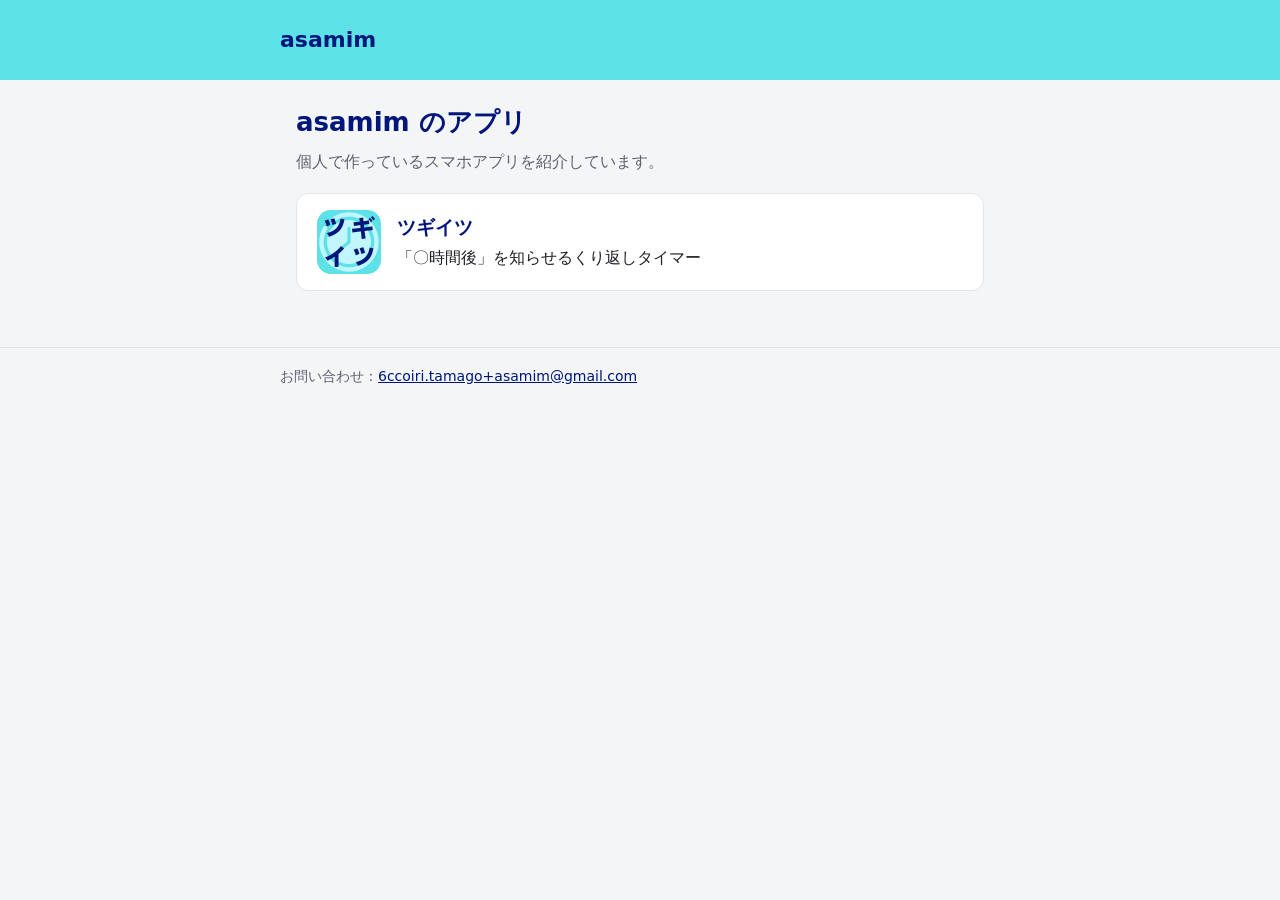
<file: index.html>
<!doctype html>
<html lang="ja">
<head>
  <meta charset="utf-8">
  <meta name="viewport" content="width=device-width, initial-scale=1">
  <title>asamim</title>
  <link rel="stylesheet" href="style.css">
</head>
<body>
  <header><div class="inner"><a href="./">asamim</a></div></header>
  <main>
    <h1>asamim のアプリ</h1>
    <p class="lead">個人で作っているスマホアプリを紹介しています。</p>

    <div class="card">
      <a class="app" href="tsugiitsu/">
        <img src="tsugiitsu/icon.png" alt="ツギイツのアイコン">
        <span>
          <strong>ツギイツ</strong><br>
          「〇時間後」を知らせるくり返しタイマー
        </span>
      </a>
    </div>
  </main>
  <footer><div class="inner">お問い合わせ：<a href="mailto:6ccoiri.tamago+asamim@gmail.com">6ccoiri.tamago+asamim@gmail.com</a></div></footer>
</body>
</html>
</file>
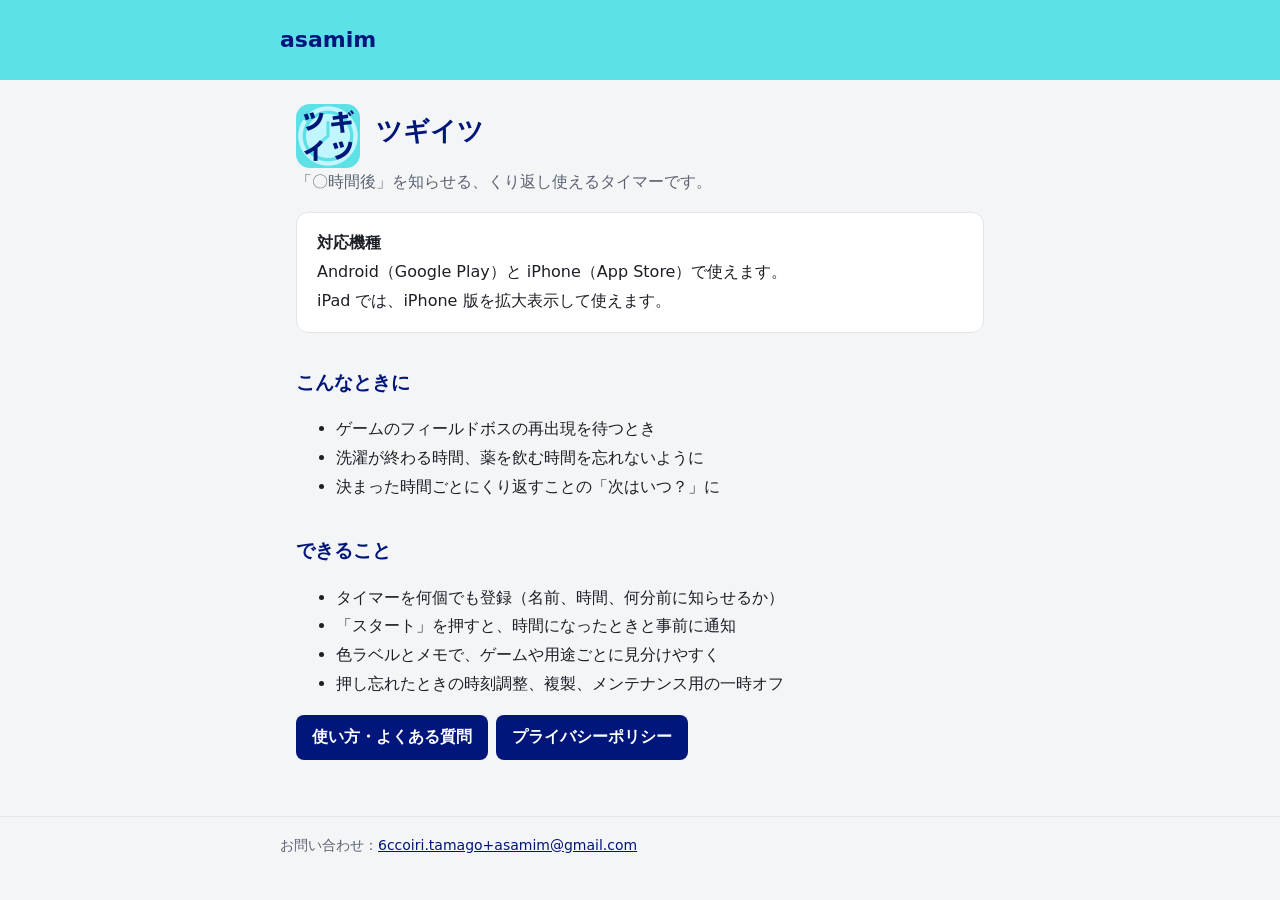
<file: tsugiitsu/index.html>
<!doctype html>
<html lang="ja">
<head>
  <meta charset="utf-8">
  <meta name="viewport" content="width=device-width, initial-scale=1">
  <title>ツギイツ</title>
  <link rel="stylesheet" href="../style.css">
</head>
<body>
  <header><div class="inner"><a href="../">asamim</a></div></header>
  <main>
    <div class="app">
      <img src="icon.png" alt="ツギイツのアイコン">
      <span><h1>ツギイツ</h1></span>
    </div>
    <p class="lead">「〇時間後」を知らせる、くり返し使えるタイマーです。</p>

    <div class="card">
      <strong>対応機種</strong><br>
      Android（Google Play）と iPhone（App Store）で使えます。<br>
      iPad では、iPhone 版を拡大表示して使えます。
    </div>

    <h2>こんなときに</h2>
    <ul>
      <li>ゲームのフィールドボスの再出現を待つとき</li>
      <li>洗濯が終わる時間、薬を飲む時間を忘れないように</li>
      <li>決まった時間ごとにくり返すことの「次はいつ？」に</li>
    </ul>

    <h2>できること</h2>
    <ul>
      <li>タイマーを何個でも登録（名前、時間、何分前に知らせるか）</li>
      <li>「スタート」を押すと、時間になったときと事前に通知</li>
      <li>色ラベルとメモで、ゲームや用途ごとに見分けやすく</li>
      <li>押し忘れたときの時刻調整、複製、メンテナンス用の一時オフ</li>
    </ul>

    <ul class="links">
      <li><a href="support.html">使い方・よくある質問</a></li>
      <li><a href="privacy.html">プライバシーポリシー</a></li>
    </ul>
  </main>
  <footer><div class="inner">お問い合わせ：<a href="mailto:6ccoiri.tamago+asamim@gmail.com">6ccoiri.tamago+asamim@gmail.com</a></div></footer>
</body>
</html>
</file>
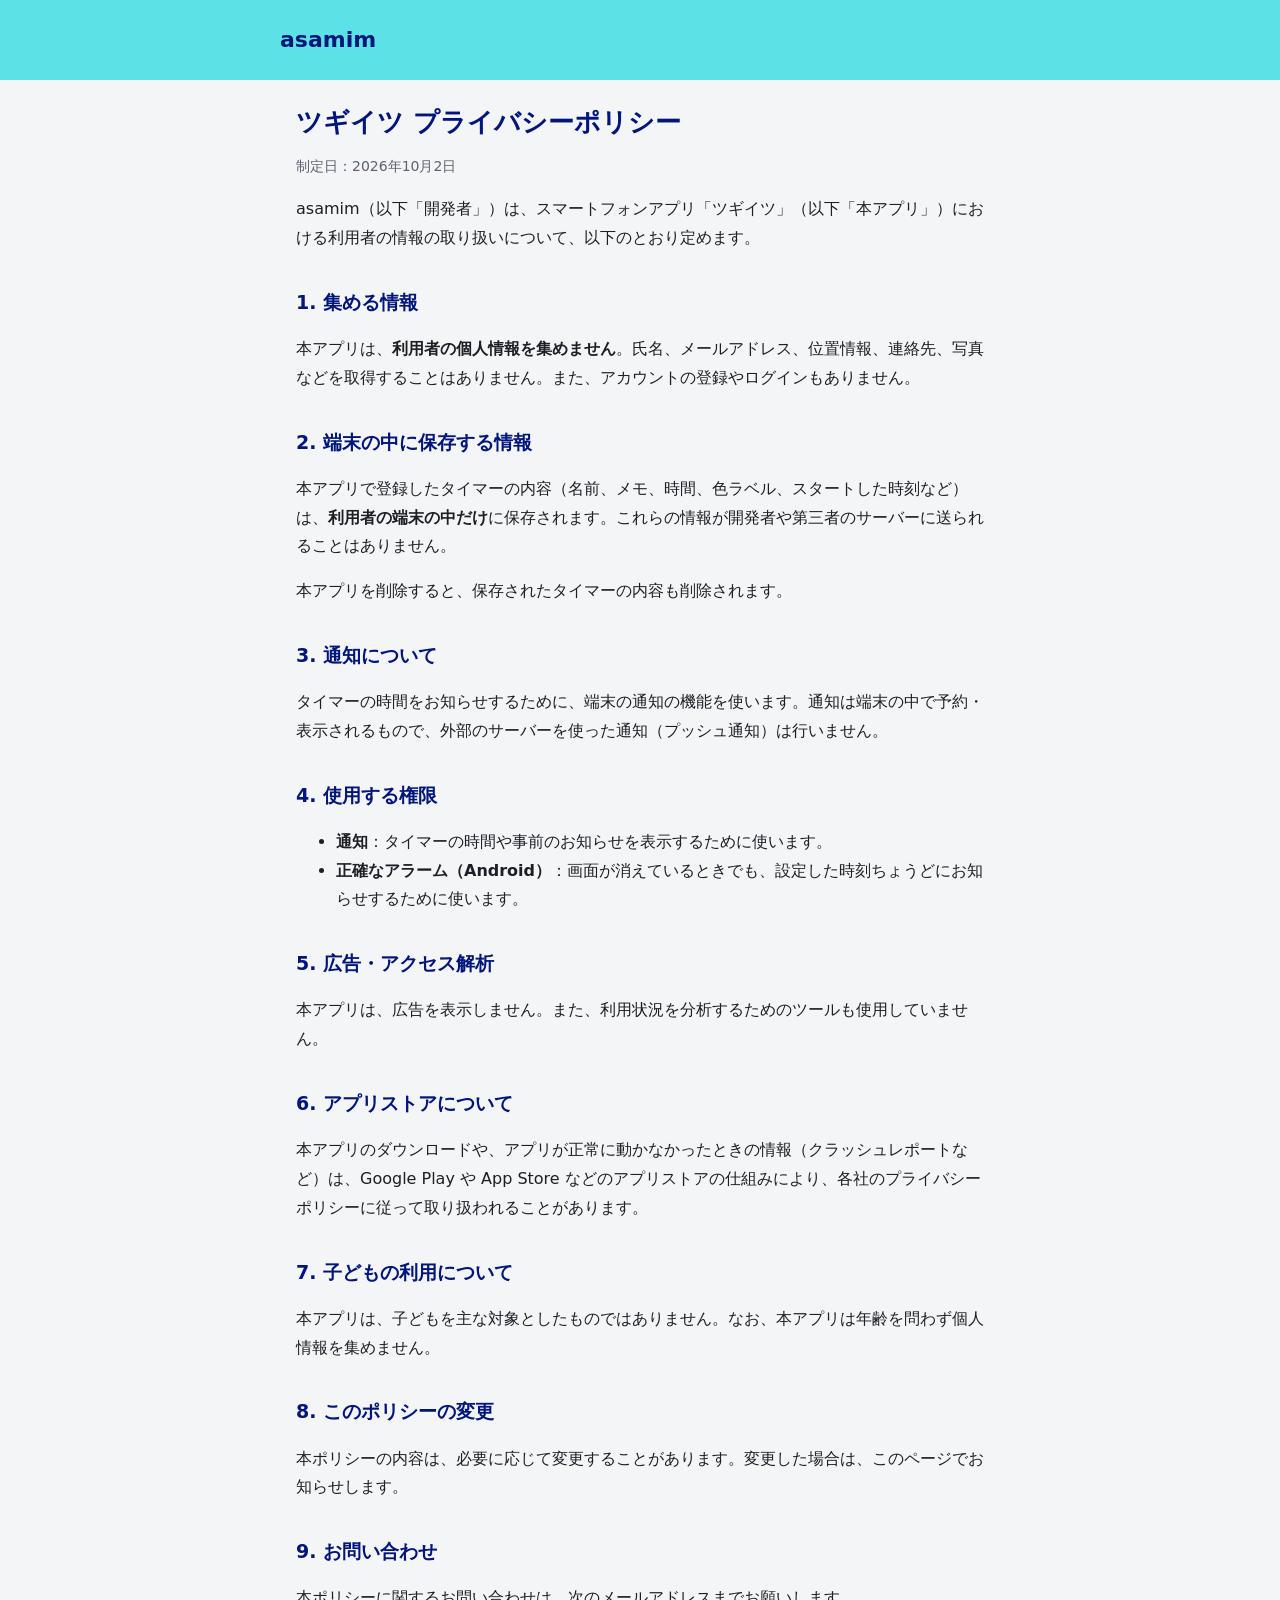
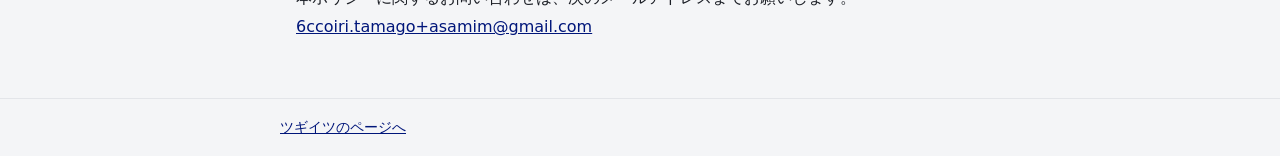
<file: tsugiitsu/privacy.html>
<!doctype html>
<html lang="ja">
<head>
  <meta charset="utf-8">
  <meta name="viewport" content="width=device-width, initial-scale=1">
  <title>ツギイツ プライバシーポリシー</title>
  <link rel="stylesheet" href="../style.css">
</head>
<body>
  <header><div class="inner"><a href="../">asamim</a></div></header>
  <main>
    <h1>ツギイツ プライバシーポリシー</h1>
    <p class="updated">制定日：2026年10月2日</p>

    <p>asamim（以下「開発者」）は、スマートフォンアプリ「ツギイツ」（以下「本アプリ」）における利用者の情報の取り扱いについて、以下のとおり定めます。</p>

    <h2>1. 集める情報</h2>
    <p>本アプリは、<strong>利用者の個人情報を集めません</strong>。氏名、メールアドレス、位置情報、連絡先、写真などを取得することはありません。また、アカウントの登録やログインもありません。</p>

    <h2>2. 端末の中に保存する情報</h2>
    <p>本アプリで登録したタイマーの内容（名前、メモ、時間、色ラベル、スタートした時刻など）は、<strong>利用者の端末の中だけ</strong>に保存されます。これらの情報が開発者や第三者のサーバーに送られることはありません。</p>
    <p>本アプリを削除すると、保存されたタイマーの内容も削除されます。</p>

    <h2>3. 通知について</h2>
    <p>タイマーの時間をお知らせするために、端末の通知の機能を使います。通知は端末の中で予約・表示されるもので、外部のサーバーを使った通知（プッシュ通知）は行いません。</p>

    <h2>4. 使用する権限</h2>
    <ul>
      <li><strong>通知</strong>：タイマーの時間や事前のお知らせを表示するために使います。</li>
      <li><strong>正確なアラーム（Android）</strong>：画面が消えているときでも、設定した時刻ちょうどにお知らせするために使います。</li>
    </ul>

    <h2>5. 広告・アクセス解析</h2>
    <p>本アプリは、広告を表示しません。また、利用状況を分析するためのツールも使用していません。</p>

    <h2>6. アプリストアについて</h2>
    <p>本アプリのダウンロードや、アプリが正常に動かなかったときの情報（クラッシュレポートなど）は、Google Play や App Store などのアプリストアの仕組みにより、各社のプライバシーポリシーに従って取り扱われることがあります。</p>

    <h2>7. 子どもの利用について</h2>
    <p>本アプリは、子どもを主な対象としたものではありません。なお、本アプリは年齢を問わず個人情報を集めません。</p>

    <h2>8. このポリシーの変更</h2>
    <p>本ポリシーの内容は、必要に応じて変更することがあります。変更した場合は、このページでお知らせします。</p>

    <h2>9. お問い合わせ</h2>
    <p>本ポリシーに関するお問い合わせは、次のメールアドレスまでお願いします。<br>
      <a href="mailto:6ccoiri.tamago+asamim@gmail.com">6ccoiri.tamago+asamim@gmail.com</a></p>
  </main>
  <footer><div class="inner"><a href="./">ツギイツのページへ</a></div></footer>
</body>
</html>
</file>
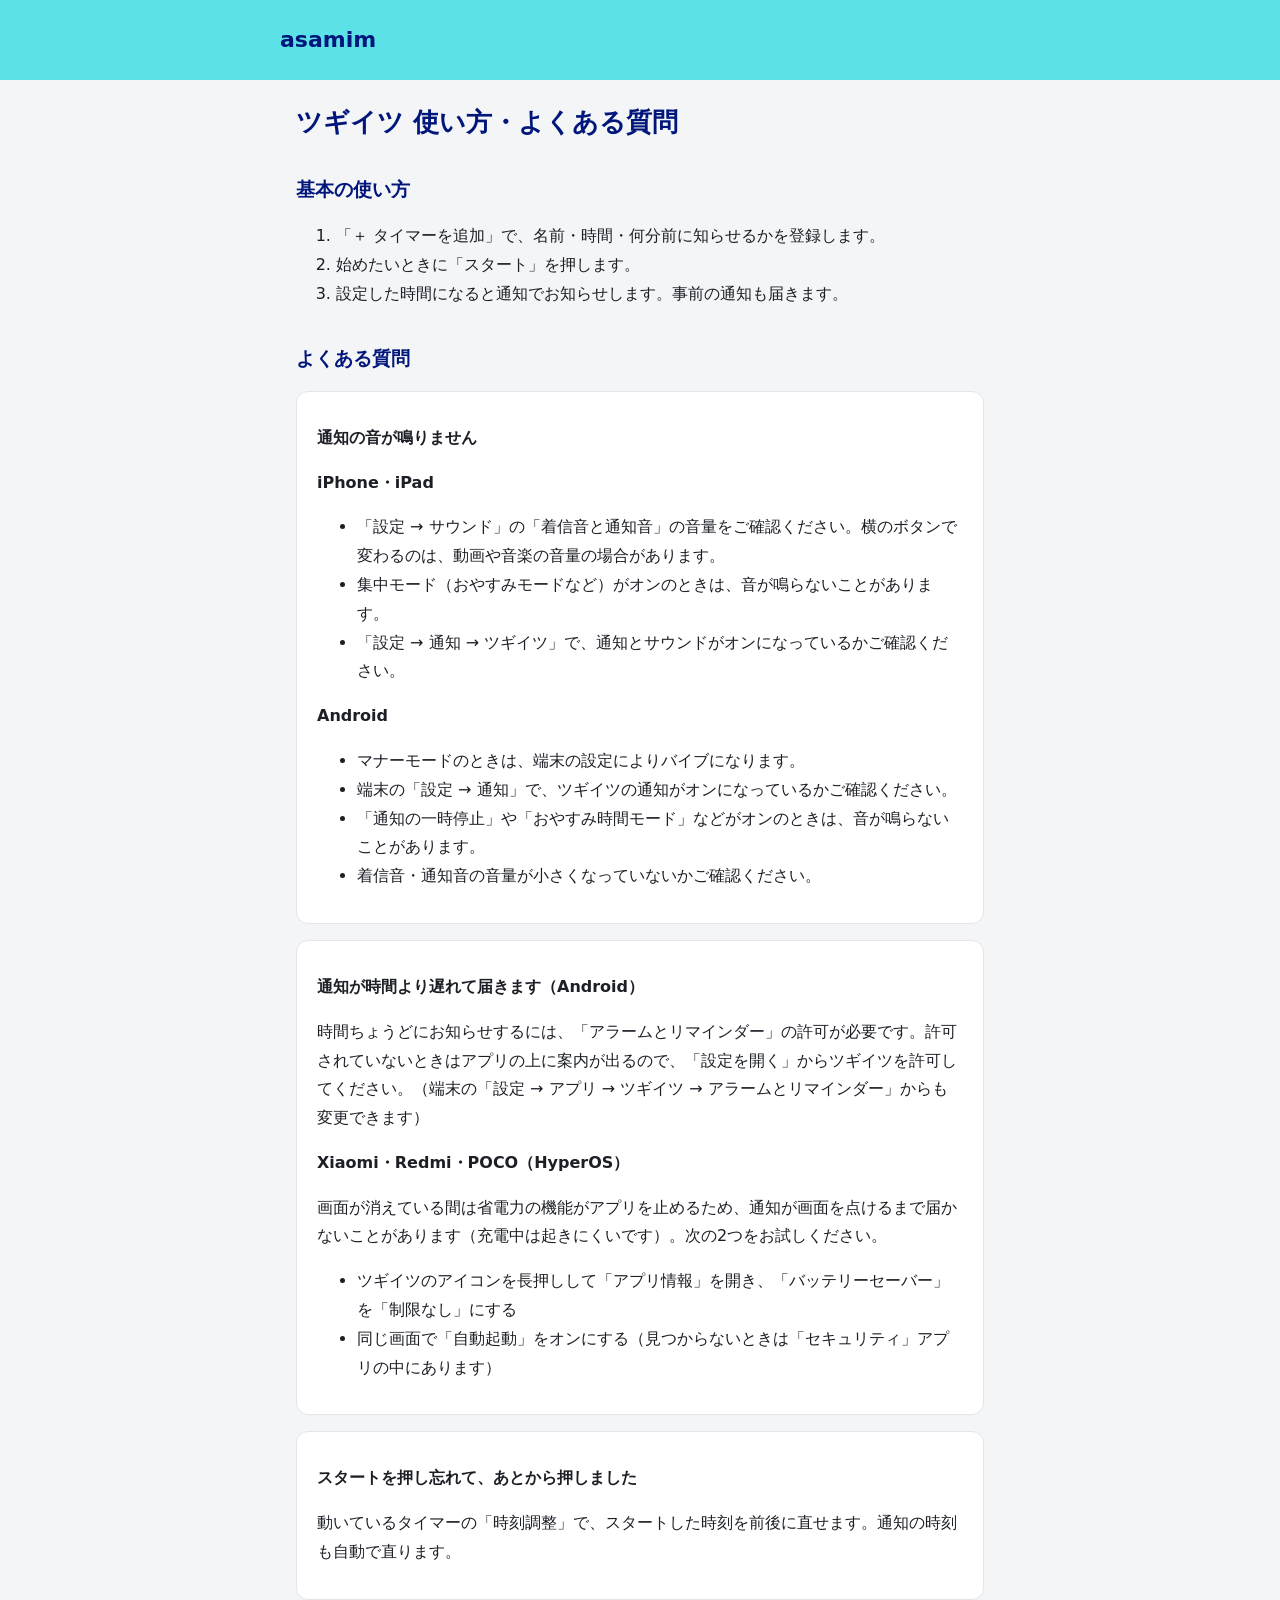
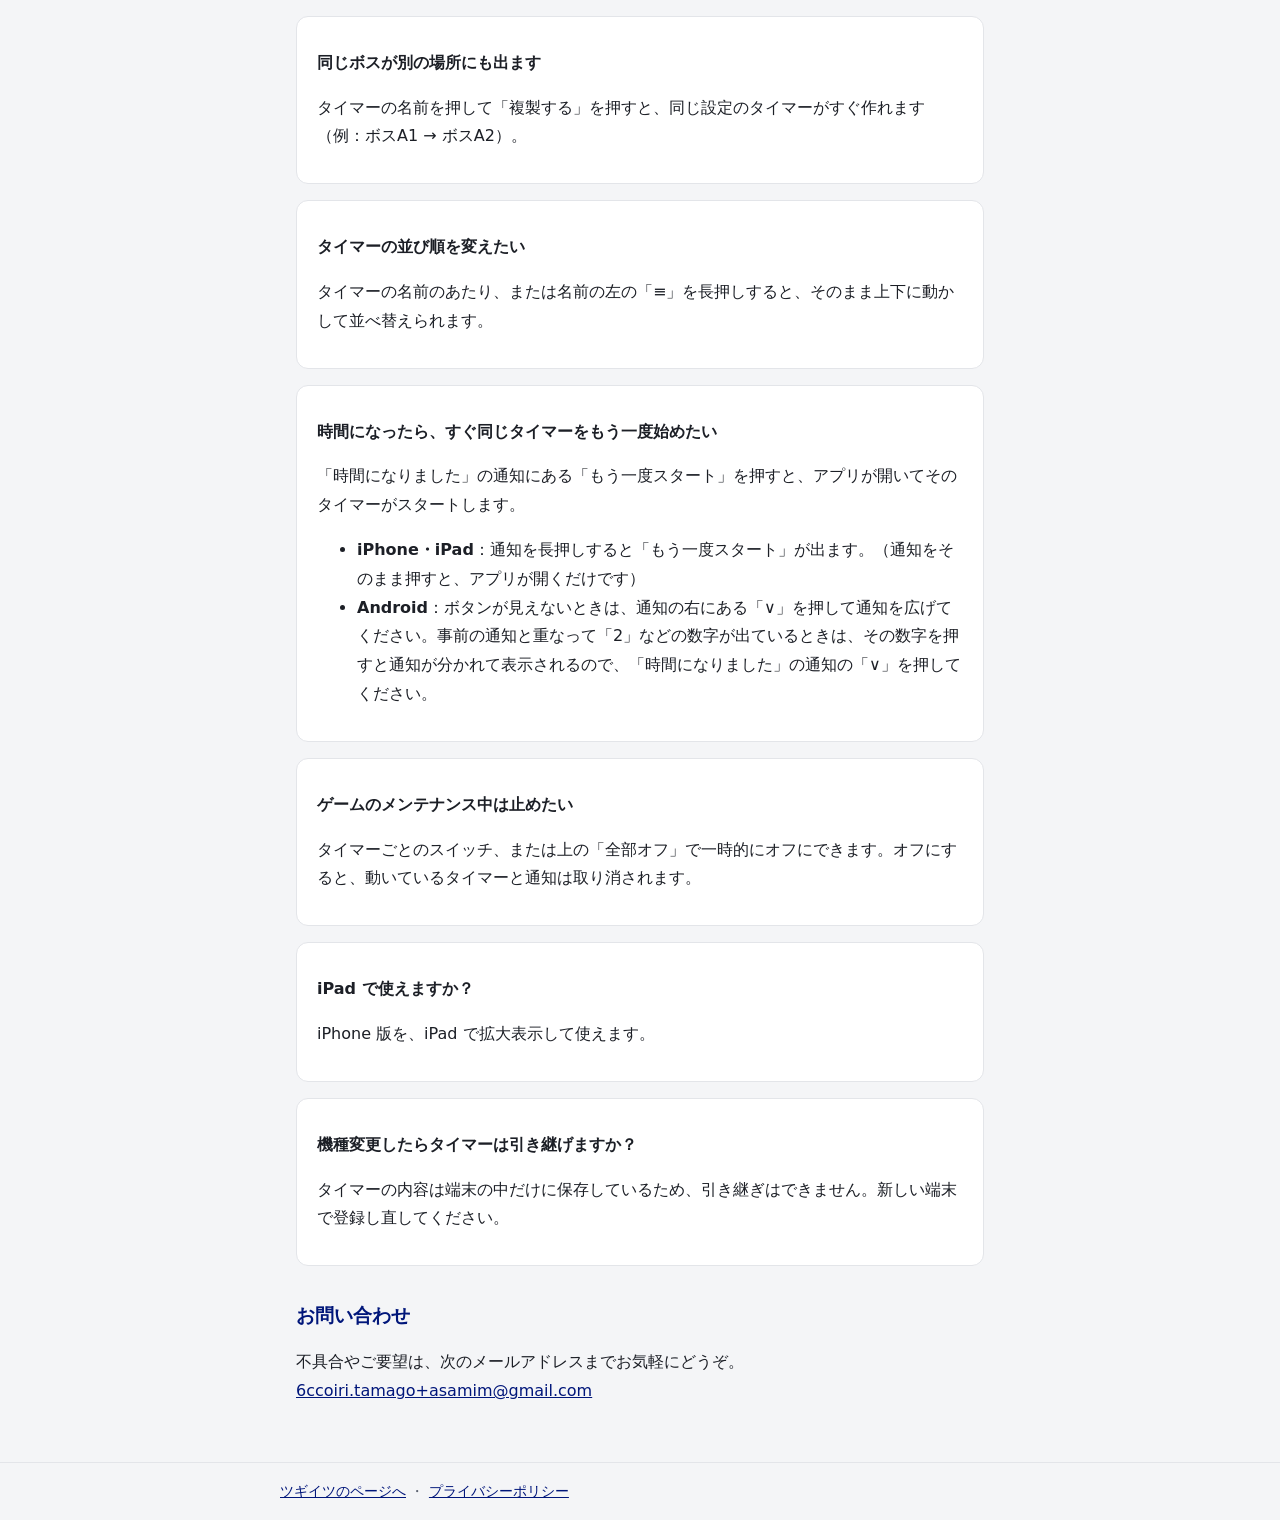
<file: tsugiitsu/support.html>
<!doctype html>
<html lang="ja">
<head>
  <meta charset="utf-8">
  <meta name="viewport" content="width=device-width, initial-scale=1">
  <title>ツギイツ 使い方・よくある質問</title>
  <link rel="stylesheet" href="../style.css">
</head>
<body>
  <header><div class="inner"><a href="../">asamim</a></div></header>
  <main>
    <h1>ツギイツ 使い方・よくある質問</h1>

    <h2>基本の使い方</h2>
    <ol>
      <li>「＋ タイマーを追加」で、名前・時間・何分前に知らせるかを登録します。</li>
      <li>始めたいときに「スタート」を押します。</li>
      <li>設定した時間になると通知でお知らせします。事前の通知も届きます。</li>
    </ol>

    <h2>よくある質問</h2>

    <div class="card">
      <p><strong>通知の音が鳴りません</strong></p>
      <p><strong>iPhone・iPad</strong></p>
      <ul>
        <li>「設定 → サウンド」の「着信音と通知音」の音量をご確認ください。横のボタンで変わるのは、動画や音楽の音量の場合があります。</li>
        <li>集中モード（おやすみモードなど）がオンのときは、音が鳴らないことがあります。</li>
        <li>「設定 → 通知 → ツギイツ」で、通知とサウンドがオンになっているかご確認ください。</li>
      </ul>
      <p><strong>Android</strong></p>
      <ul>
        <li>マナーモードのときは、端末の設定によりバイブになります。</li>
        <li>端末の「設定 → 通知」で、ツギイツの通知がオンになっているかご確認ください。</li>
        <li>「通知の一時停止」や「おやすみ時間モード」などがオンのときは、音が鳴らないことがあります。</li>
        <li>着信音・通知音の音量が小さくなっていないかご確認ください。</li>
      </ul>
    </div>

    <div class="card">
      <p><strong>通知が時間より遅れて届きます（Android）</strong></p>
      <p>時間ちょうどにお知らせするには、「アラームとリマインダー」の許可が必要です。許可されていないときはアプリの上に案内が出るので、「設定を開く」からツギイツを許可してください。（端末の「設定 → アプリ → ツギイツ → アラームとリマインダー」からも変更できます）</p>
      <p><strong>Xiaomi・Redmi・POCO（HyperOS）</strong></p>
      <p>画面が消えている間は省電力の機能がアプリを止めるため、通知が画面を点けるまで届かないことがあります（充電中は起きにくいです）。次の2つをお試しください。</p>
      <ul>
        <li>ツギイツのアイコンを長押しして「アプリ情報」を開き、「バッテリーセーバー」を「制限なし」にする</li>
        <li>同じ画面で「自動起動」をオンにする（見つからないときは「セキュリティ」アプリの中にあります）</li>
      </ul>
    </div>

    <div class="card">
      <p><strong>スタートを押し忘れて、あとから押しました</strong></p>
      <p>動いているタイマーの「時刻調整」で、スタートした時刻を前後に直せます。通知の時刻も自動で直ります。</p>
    </div>

    <div class="card">
      <p><strong>同じボスが別の場所にも出ます</strong></p>
      <p>タイマーの名前を押して「複製する」を押すと、同じ設定のタイマーがすぐ作れます（例：ボスA1 → ボスA2）。</p>
    </div>

    <div class="card">
      <p><strong>タイマーの並び順を変えたい</strong></p>
      <p>タイマーの名前のあたり、または名前の左の「≡」を長押しすると、そのまま上下に動かして並べ替えられます。</p>
    </div>

    <div class="card">
      <p><strong>時間になったら、すぐ同じタイマーをもう一度始めたい</strong></p>
      <p>「時間になりました」の通知にある「もう一度スタート」を押すと、アプリが開いてそのタイマーがスタートします。</p>
      <ul>
        <li><strong>iPhone・iPad</strong>：通知を長押しすると「もう一度スタート」が出ます。（通知をそのまま押すと、アプリが開くだけです）</li>
        <li><strong>Android</strong>：ボタンが見えないときは、通知の右にある「∨」を押して通知を広げてください。事前の通知と重なって「2」などの数字が出ているときは、その数字を押すと通知が分かれて表示されるので、「時間になりました」の通知の「∨」を押してください。</li>
      </ul>
    </div>

    <div class="card">
      <p><strong>ゲームのメンテナンス中は止めたい</strong></p>
      <p>タイマーごとのスイッチ、または上の「全部オフ」で一時的にオフにできます。オフにすると、動いているタイマーと通知は取り消されます。</p>
    </div>

    <div class="card">
      <p><strong>iPad で使えますか？</strong></p>
      <p>iPhone 版を、iPad で拡大表示して使えます。</p>
    </div>

    <div class="card">
      <p><strong>機種変更したらタイマーは引き継げますか？</strong></p>
      <p>タイマーの内容は端末の中だけに保存しているため、引き継ぎはできません。新しい端末で登録し直してください。</p>
    </div>

    <h2>お問い合わせ</h2>
    <p>不具合やご要望は、次のメールアドレスまでお気軽にどうぞ。<br>
      <a href="mailto:6ccoiri.tamago+asamim@gmail.com">6ccoiri.tamago+asamim@gmail.com</a></p>
  </main>
  <footer><div class="inner"><a href="./">ツギイツのページへ</a> ・ <a href="privacy.html">プライバシーポリシー</a></div></footer>
</body>
</html>
</file>
<file: style.css>
/* ツギイツのアイコンと同じ配色 */
:root {
  --brand: #00167a;
  --brand-light: #5ce1e6;
  --brand-pale: #c2f6ff;
  --text: #1c1f26;
  --sub: #5b6270;
  --bg: #f4f5f7;
  --card: #ffffff;
  --border: #e3e5e9;
}

* { box-sizing: border-box; }

body {
  margin: 0;
  background: var(--bg);
  color: var(--text);
  font-family: system-ui, -apple-system, "Hiragino Sans", "Yu Gothic UI", "Meiryo", sans-serif;
  line-height: 1.8;
}

header {
  background: var(--brand-light);
  padding: 20px 16px;
}

header .inner,
main,
footer .inner {
  max-width: 720px;
  margin: 0 auto;
}

header a {
  color: var(--brand);
  font-weight: 700;
  font-size: 22px;
  text-decoration: none;
}

main { padding: 24px 16px 40px; }

h1 { color: var(--brand); font-size: 26px; line-height: 1.4; margin: 0 0 8px; }
h2 { color: var(--brand); font-size: 19px; margin: 32px 0 8px; }
p, li { font-size: 16px; }
.lead { color: var(--sub); margin-top: 0; }
.updated { color: var(--sub); font-size: 14px; }

.card {
  background: var(--card);
  border: 1px solid var(--border);
  border-radius: 12px;
  padding: 16px 20px;
  margin: 16px 0;
}

.app {
  display: flex;
  gap: 16px;
  align-items: center;
  text-decoration: none;
  color: inherit;
}

.app img { width: 64px; height: 64px; border-radius: 14px; flex-shrink: 0; }
.app strong { color: var(--brand); font-size: 19px; }

.links { display: flex; flex-wrap: wrap; gap: 8px; padding: 0; list-style: none; }
.links a {
  display: inline-block;
  background: var(--brand);
  color: #fff;
  padding: 8px 16px;
  border-radius: 8px;
  text-decoration: none;
  font-weight: 600;
}

a { color: var(--brand); }

footer {
  border-top: 1px solid var(--border);
  padding: 16px;
  color: var(--sub);
  font-size: 14px;
}
</file>
